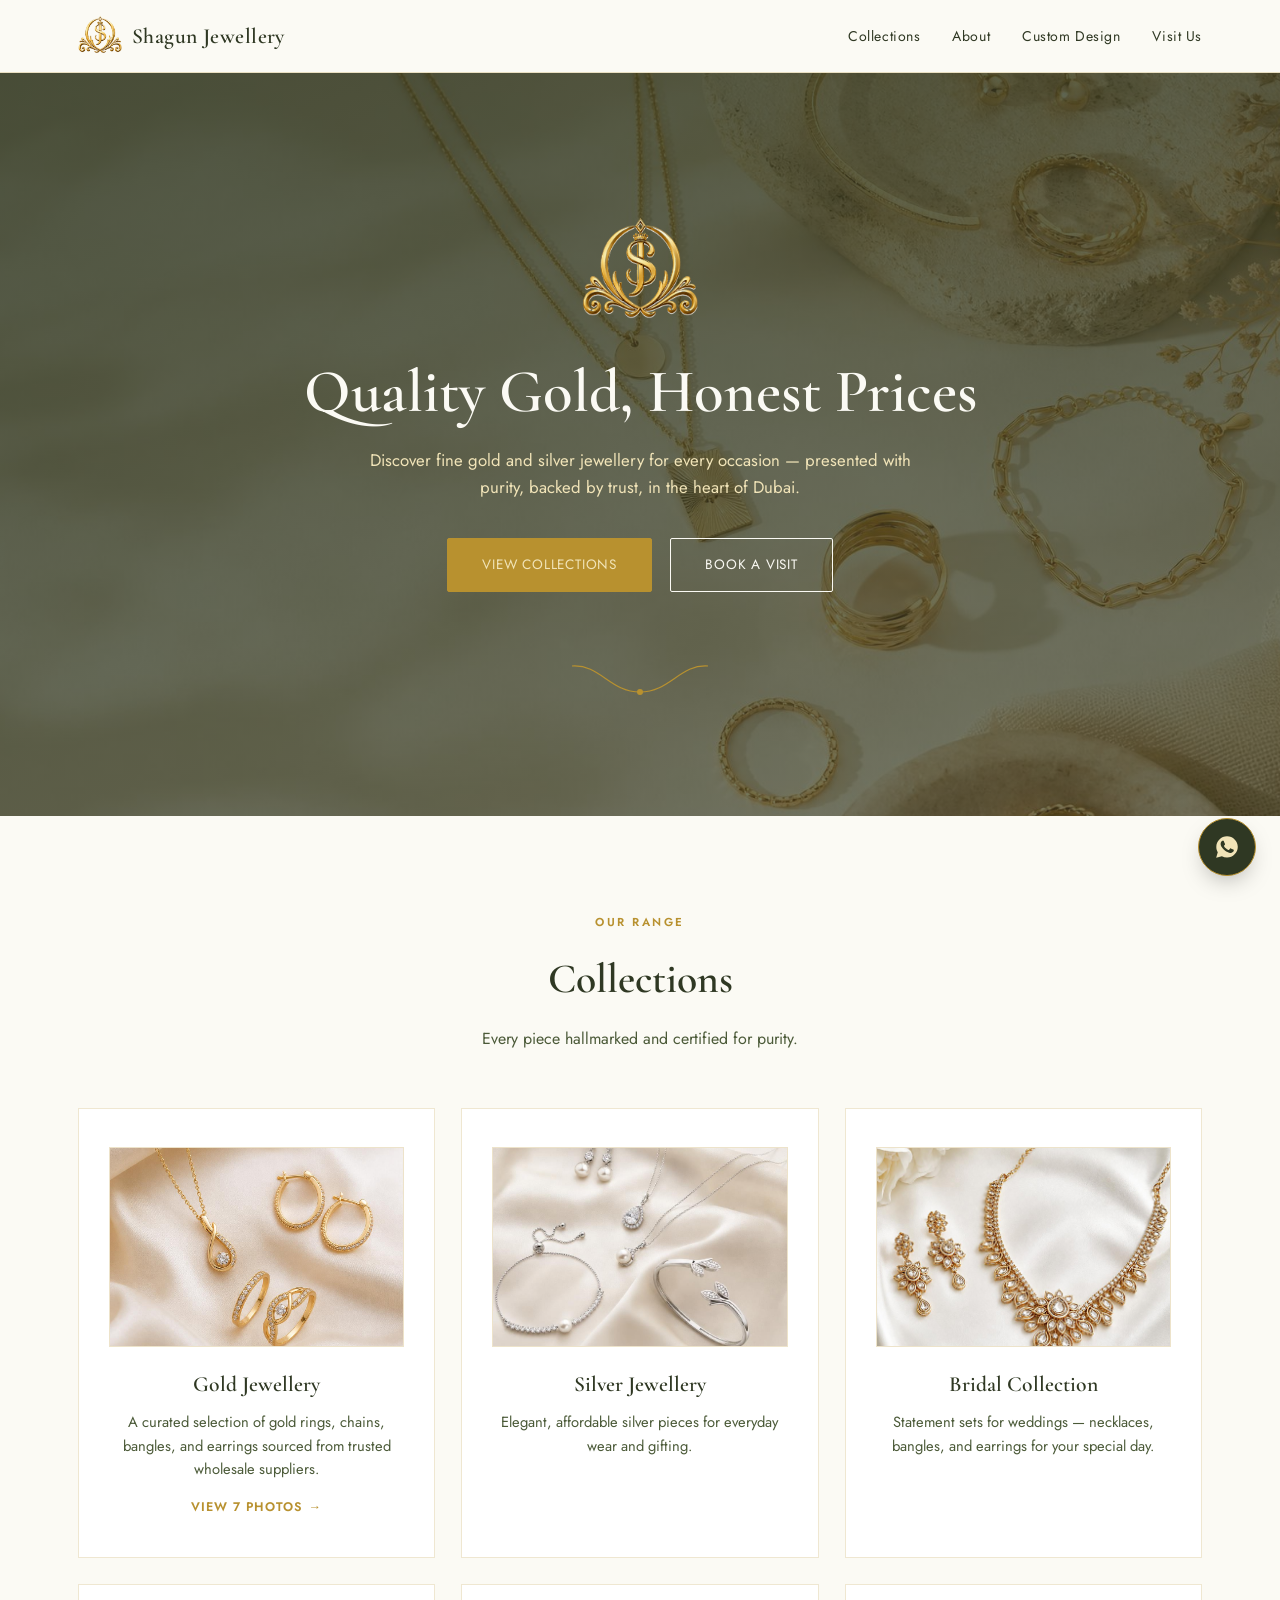
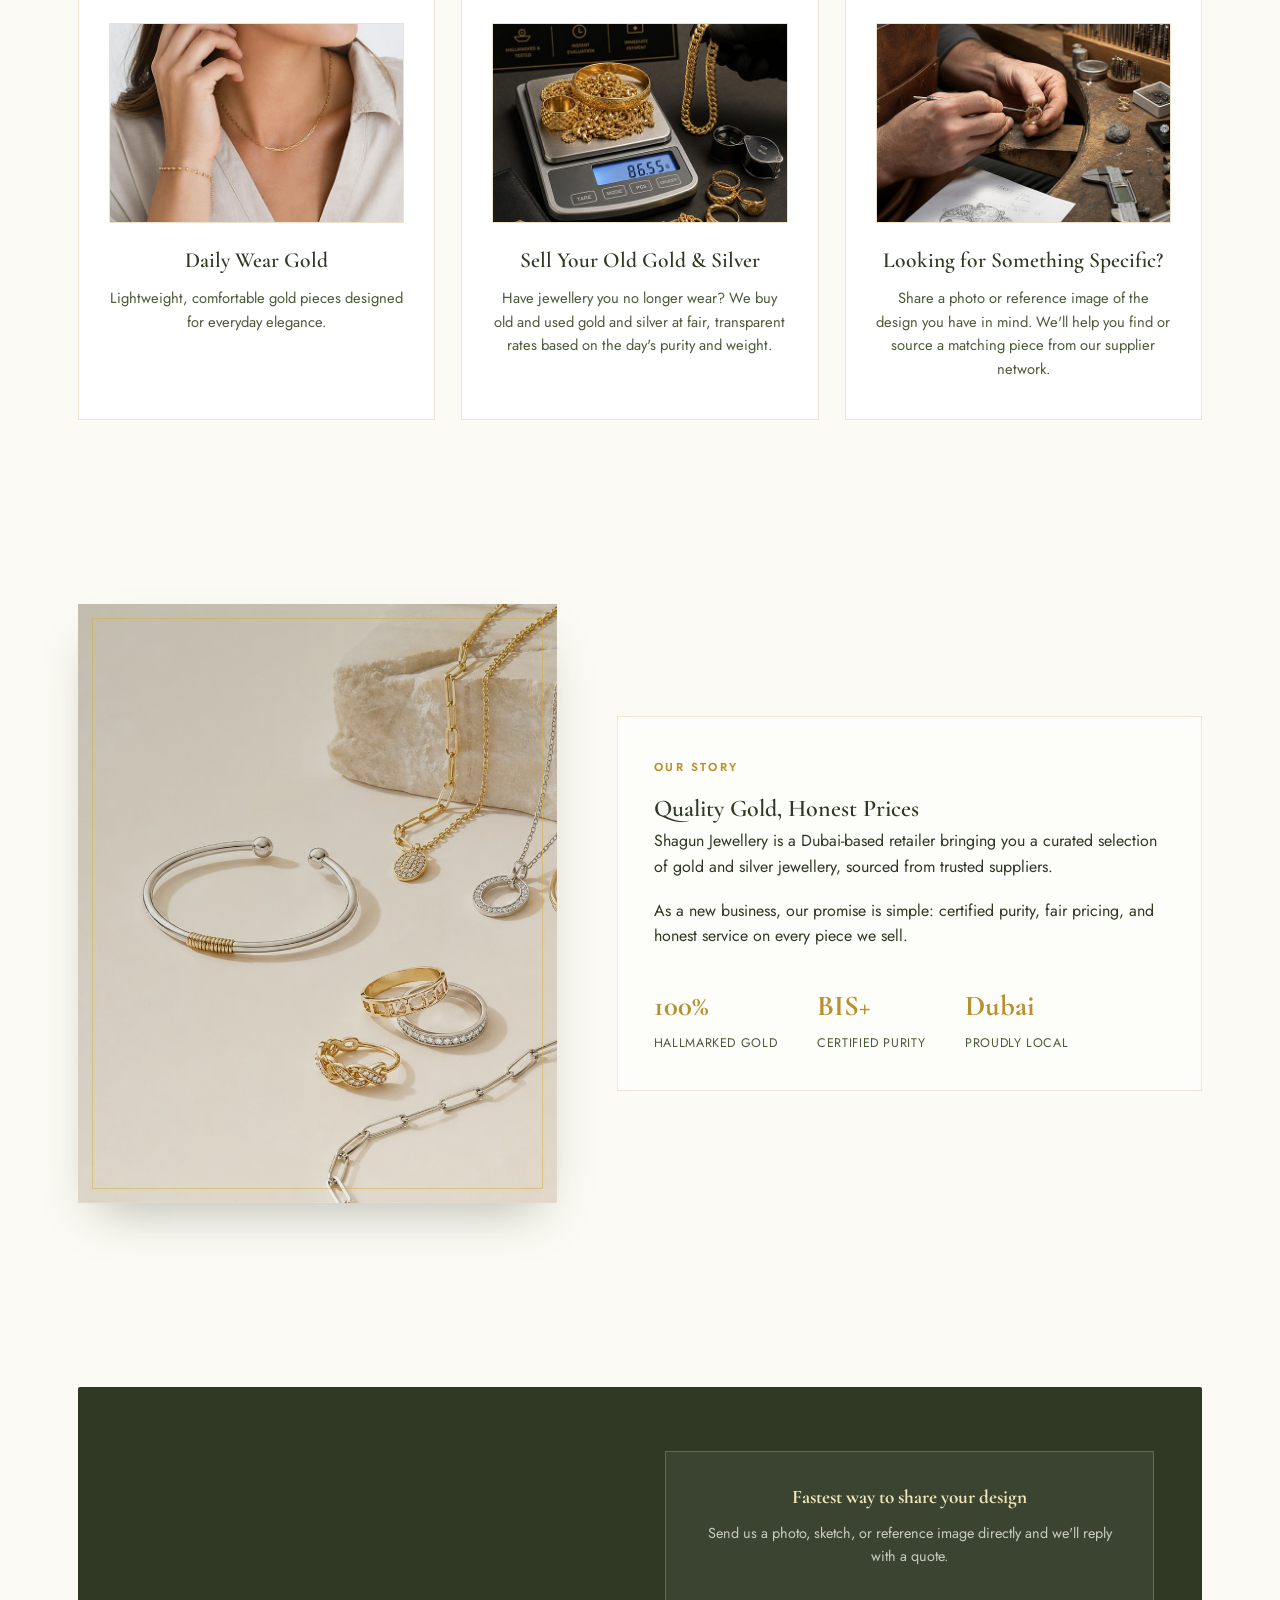
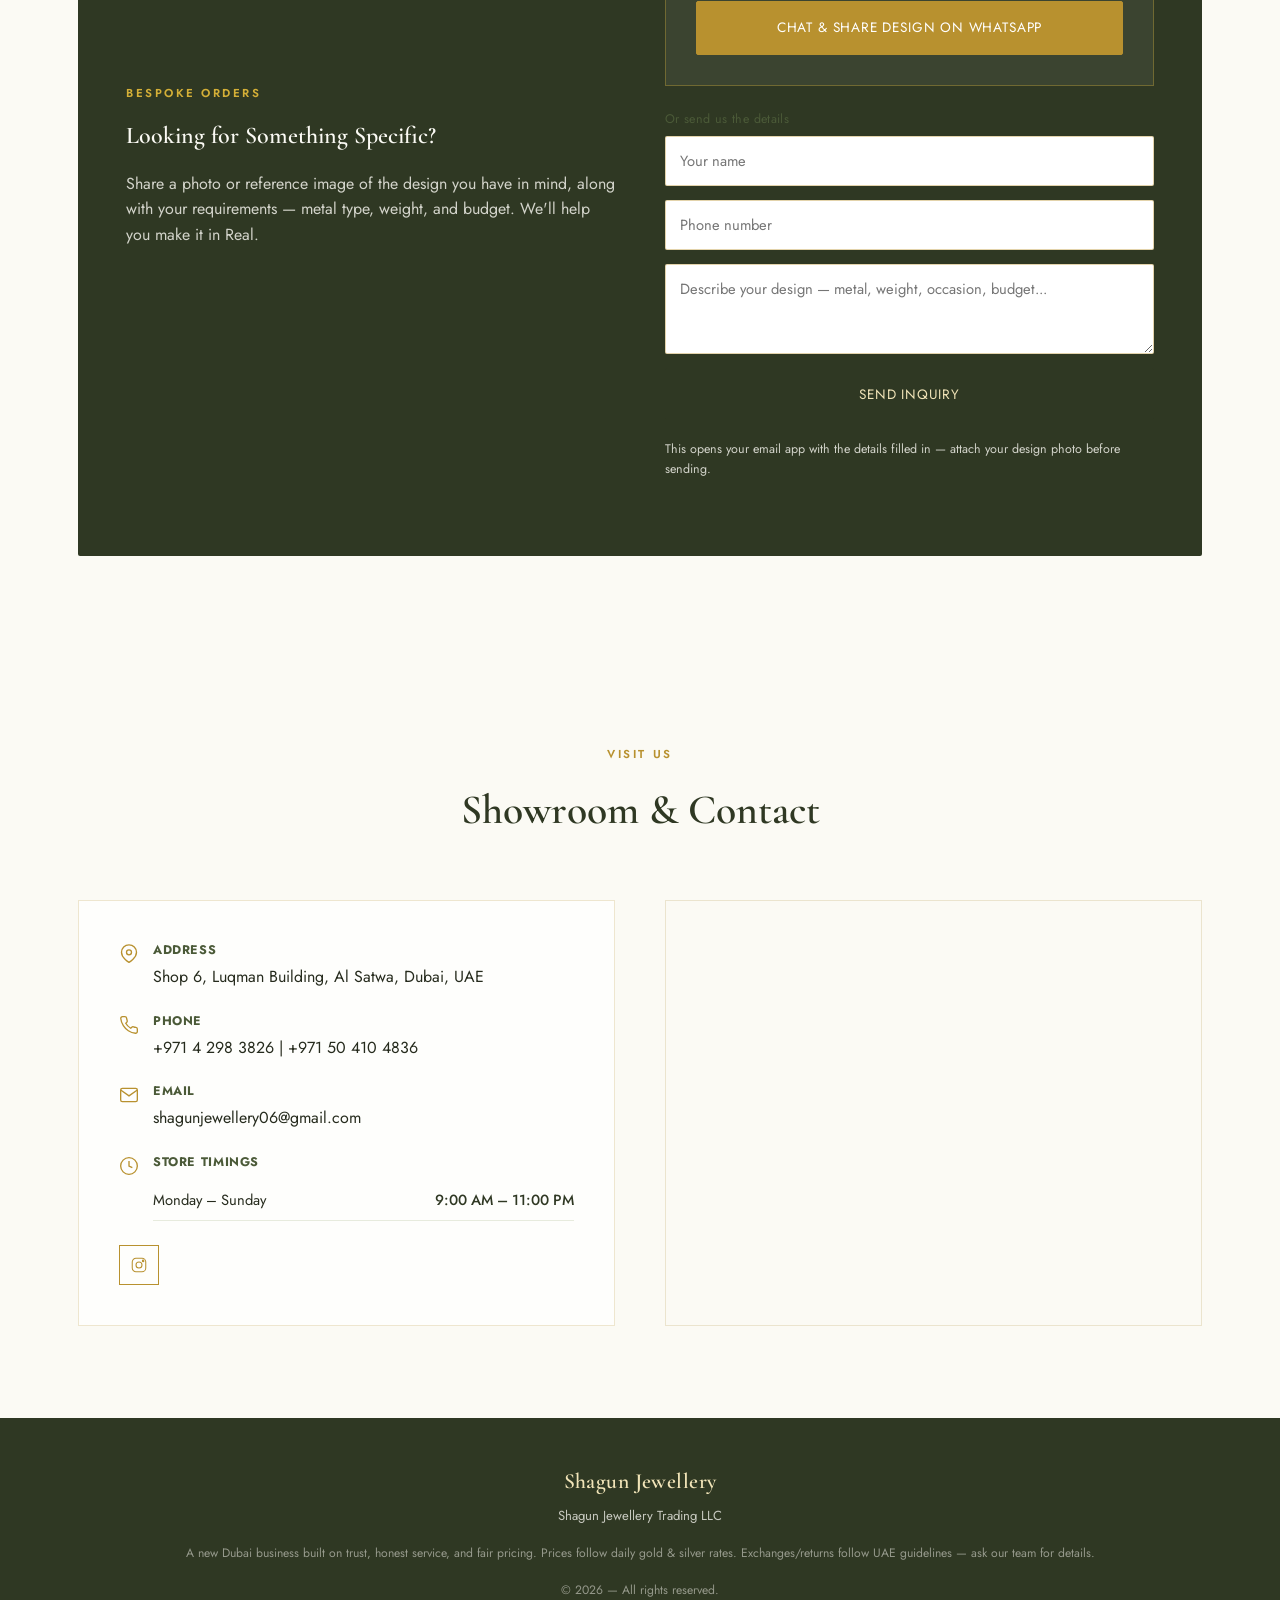
<file: index.html>
<!DOCTYPE html>
<html lang="en">
<head>
<meta charset="UTF-8">
<meta name="viewport" content="width=device-width, initial-scale=1.0">
<title>Shagun Jewellery — Gold & Diamond Jewellery, Dubai</title>
<meta name="description" content="Shagun Jewellery Trading LLC — certified gold and diamond jewellery in Dubai. Browse collections, share a custom design, or visit our showroom.">
<link rel="icon" href="assets/logo-transparent.png">
<link rel="stylesheet" href="styles.css">
</head>
<body>

<!-- ================= HEADER ================= -->
<header class="site-header">
  <div class="nav-row">
    <a href="#top" class="brand">
      <img src="assets/logo-transparent.png" alt="Shagun Jewellery crest logo">
      <span class="brand-name" id="brandName">Shagun Jewellery</span>
    </a>
    <nav class="main-nav" id="mainNav">
      <ul>
        <li><a href="#collections">Collections</a></li>
        <li><a href="#about">About</a></li>
        <li><a href="#custom-design">Custom Design</a></li>
        <li><a href="#contact">Visit Us</a></li>
      </ul>
    </nav>
    <button class="nav-toggle" id="navToggle" aria-label="Toggle menu">
      <span></span><span></span><span></span>
    </button>
  </div>
</header>

<!-- ================= HERO ================= -->
<section class="hero" id="top">
  <img class="hero-logo" src="assets/logo-transparent.png" alt="Shagun Jewellery crest">
  <h1 id="heroHeading">Timeless Gold. Trusted Craft.</h1>
  <p class="sub" id="heroSub">Discover fine gold and diamond jewellery for every occasion.</p>
  <div class="hero-ctas">
    <a href="#collections" class="btn btn-primary" id="ctaPrimary">View Collections</a>
    <a href="#contact" class="btn btn-outline" id="ctaSecondary">Book a Visit</a>
  </div>
  <div class="crest-divider" style="margin-top:70px;">
    <svg viewBox="0 0 140 34" fill="none" xmlns="http://www.w3.org/2000/svg">
      <path d="M2 4 C 30 2, 40 30, 70 30 C 100 30, 110 2, 138 4" stroke="#B8912F" stroke-width="1.2"/>
      <circle cx="70" cy="30" r="3" fill="#B8912F"/>
    </svg>
  </div>
</section>

<!-- ================= COLLECTIONS ================= -->
<section id="collections">
  <div class="wrap">
    <div class="section-head">
      <span class="eyebrow">Our Range</span>
      <h2>Collections</h2>
      <p>Every piece hallmarked and certified for purity.</p>
    </div>
    <div class="collections-grid" id="collectionsGrid"></div>
  </div>
</section>

<!-- ================= ABOUT ================= -->
<section class="alt-bg" id="about">
  <div class="wrap about-section">
    <div class="about-visual">
      <img src="assets/logo-transparent.png" alt="">
    </div>
    <div class="about-text">
      <span class="eyebrow">Our Story</span>
      <h2 id="aboutHeading">A Name Built on Trust</h2>
      <div id="aboutParas"></div>
      <div class="about-stats">
        <div><strong>100%</strong><span>Hallmarked Gold</span></div>
        <div><strong>BIS+</strong><span>Certified Purity</span></div>
        <div><strong>Dubai</strong><span>Proudly Local</span></div>
      </div>
    </div>
  </div>
</section>

<!-- ================= CUSTOM DESIGN ================= -->
<section id="custom-design">
  <div class="wrap">
    <div class="custom-design">
      <div>
        <span class="eyebrow">Bespoke Orders</span>
        <h2 id="customHeading">Have a Design in Mind?</h2>
        <p id="customText"></p>
      </div>
      <div>
        <div class="whatsapp-box">
          <strong style="font-family:var(--font-display); font-size:1.2rem; color:var(--gold-pale);">Fastest way to share your design</strong>
          <p style="color:rgba(251,250,244,0.75); font-size:0.9rem; margin-top:10px;">Send us a photo, sketch, or reference image directly and we'll reply with a quote.</p>
          <a href="#" id="waCustomBtn" target="_blank" class="btn btn-gold">Chat & Share Design on WhatsApp</a>
        </div>

        <form class="inquiry-form" id="inquiryForm" style="margin-top:24px;">
          <label for="cd-name">Or send us the details</label>
          <input type="text" id="cd-name" placeholder="Your name" required>
          <input type="tel" id="cd-phone" placeholder="Phone number" required>
          <textarea id="cd-notes" placeholder="Describe your design — metal, weight, occasion, budget..." required></textarea>
          <button type="submit" class="btn btn-primary">Send Inquiry</button>
          <p class="form-hint">This opens your email app with the details filled in — attach your design photo before sending.</p>
        </form>
      </div>
    </div>
  </div>
</section>

<!-- ================= CONTACT ================= -->
<section id="contact">
  <div class="wrap">
    <div class="section-head">
      <span class="eyebrow">Visit Us</span>
      <h2>Showroom & Contact</h2>
    </div>
    <div class="contact-grid">
      <div class="contact-card">
        <div class="contact-line">
          <svg class="ic" viewBox="0 0 24 24" fill="none" stroke="currentColor" stroke-width="1.6"><path d="M21 10c0 7-9 12-9 12s-9-5-9-12a9 9 0 0 1 18 0Z"/><circle cx="12" cy="10" r="3"/></svg>
          <div><strong>Address</strong><span id="c-address"></span></div>
        </div>
        <div class="contact-line">
          <svg class="ic" viewBox="0 0 24 24" fill="none" stroke="currentColor" stroke-width="1.6"><path d="M22 16.92v3a2 2 0 0 1-2.18 2 19.79 19.79 0 0 1-8.63-3.07 19.5 19.5 0 0 1-6-6 19.79 19.79 0 0 1-3.07-8.67A2 2 0 0 1 4.11 2h3a2 2 0 0 1 2 1.72c.127.96.361 1.903.7 2.81a2 2 0 0 1-.45 2.11L8.09 9.91a16 16 0 0 0 6 6l1.27-1.27a2 2 0 0 1 2.11-.45c.907.339 1.85.573 2.81.7A2 2 0 0 1 22 16.92Z"/></svg>
          <div><strong>Phone</strong><span id="c-phone"></span></div>
        </div>
        <div class="contact-line">
          <svg class="ic" viewBox="0 0 24 24" fill="none" stroke="currentColor" stroke-width="1.6"><path d="m22 6-10 7L2 6"/><rect x="2" y="4" width="20" height="16" rx="2"/></svg>
          <div><strong>Email</strong><span id="c-email"></span></div>
        </div>
        <div class="contact-line" style="align-items:flex-start;">
          <svg class="ic" viewBox="0 0 24 24" fill="none" stroke="currentColor" stroke-width="1.6"><circle cx="12" cy="12" r="10"/><path d="M12 6v6l4 2"/></svg>
          <div style="width:100%;">
            <strong>Store Timings</strong>
            <table class="timings-table" id="timingsTable"></table>
          </div>
        </div>
        <div class="social-row" id="socialRow"></div>
      </div>
      <iframe class="map-frame" id="mapFrame" src="" loading="lazy" title="Store location map"></iframe>
    </div>
  </div>
</section>

<!-- ================= FOOTER ================= -->
<footer>
  <div class="wrap">
    <span class="brand-name" id="footBrand">Shagun Jewellery</span>
    <p id="footLegal">Shagun Jewellery Trading LLC</p>
    <p class="foot-note" id="footNote"></p>
    <p class="foot-note">&copy; <span id="year"></span> — All rights reserved.</p>
  </div>
</footer>

<a class="wa-float" id="waFloat" href="#" target="_blank" aria-label="Chat on WhatsApp">
  <svg viewBox="0 0 24 24" fill="currentColor"><path d="M12.04 2C6.58 2 2.13 6.45 2.13 11.91c0 1.79.47 3.47 1.35 4.93L2 22l5.29-1.42a9.87 9.87 0 0 0 4.75 1.21h.01c5.46 0 9.91-4.45 9.91-9.91C21.96 6.45 17.5 2 12.04 2Zm5.9 14.03c-.25.7-1.45 1.34-2 1.42-.51.08-1.15.11-1.86-.12-.43-.14-.98-.32-1.69-.63-2.97-1.28-4.9-4.26-5.05-4.46-.15-.2-1.21-1.6-1.21-3.06s.76-2.17 1.03-2.47c.27-.3.6-.37.8-.37h.57c.18 0 .43-.07.67.51.25.6.85 2.06.92 2.21.07.15.12.33.02.53-.1.2-.15.32-.3.5-.15.18-.31.4-.44.53-.15.15-.3.32-.13.62.17.3.76 1.25 1.63 2.02 1.12.99 2.06 1.3 2.37 1.45.31.15.49.13.67-.08.18-.2.77-.9.98-1.2.2-.31.4-.26.68-.16.28.1 1.78.84 2.08.99.3.15.5.23.58.35.08.13.08.75-.17 1.44Z"/></svg>
</a>

<div class="toast" id="toast"></div>

<script src="script.js"></script>

<!-- Needed so "invite" and "reset password" emails from the admin panel work correctly -->
<script src="https://identity.netlify.com/v1/netlify-identity-widget.js"></script>
<script>
  if (window.netlifyIdentity) {
    window.netlifyIdentity.on("init", user => {
      if (!user) {
        window.netlifyIdentity.on("login", () => {
          document.location.href = "/admin/";
        });
      }
    });
  }
</script>
</body>
</html>
</file>
<file: styles.css>
/* ==========================================================
   SHAGUN JEWELLERY — STYLES
   Palette: Olive, Gold, White
   ========================================================== */

@import url('https://fonts.googleapis.com/css2?family=Cormorant+Garamond:ital,wght@0,400;0,500;0,600;1,400&family=Jost:wght@300;400;500;600&display=swap');

:root {
  /* --- Color tokens --- */
  --olive-dark:   #2F3823;
  --olive:        #4B5A38;
  --olive-mid:    #6E7F53;
  --olive-pale:   #E7EBDD;
  --gold:         #B8912F;
  --gold-bright:  #D4AF37;
  --gold-pale:    #F1E4B8;
  --cream:        #FBFAF4;
  --white:        #FFFFFF;
  --ink:          #262B1D;

  /* --- Type --- */
  --font-display: 'Cormorant Garamond', serif;
  --font-body: 'Jost', sans-serif;

  /* --- Layout --- */
  --max-w: 1180px;
  --radius: 2px;
}

* { box-sizing: border-box; }
html { scroll-behavior: smooth; }

body {
  margin: 0;
  font-family: var(--font-body);
  color: var(--ink);
  background: var(--cream);
  line-height: 1.6;
  -webkit-font-smoothing: antialiased;
}

img { max-width: 100%; display: block; }

a { color: inherit; text-decoration: none; }

.wrap {
  max-width: var(--max-w);
  margin: 0 auto;
  padding: 0 28px;
}

h1, h2, h3 {
  font-family: var(--font-display);
  font-weight: 600;
  color: var(--olive-dark);
  margin: 0;
}

.eyebrow {
  font-family: var(--font-body);
  font-size: 0.72rem;
  letter-spacing: 0.22em;
  text-transform: uppercase;
  color: var(--gold);
  font-weight: 600;
  margin-bottom: 14px;
  display: inline-block;
}

/* --- Signature divider: an arc-and-scroll motif echoing the crest logo --- */
.crest-divider {
  width: 100%;
  height: 34px;
  margin: 0 auto;
  display: block;
}
.crest-divider svg { width: 140px; height: 34px; display: block; margin: 0 auto; }

/* ================= HEADER ================= */
header.site-header {
  position: sticky;
  top: 0;
  z-index: 100;
  background: rgba(251, 250, 244, 0.92);
  backdrop-filter: blur(6px);
  border-bottom: 1px solid rgba(184, 145, 47, 0.25);
}

.nav-row {
  display: flex;
  align-items: center;
  justify-content: space-between;
  padding: 14px 28px;
  max-width: var(--max-w);
  margin: 0 auto;
}

.brand {
  display: flex;
  align-items: center;
  gap: 10px;
}
.brand img { height: 44px; width: auto; }
.brand-name {
  font-family: var(--font-display);
  font-size: 1.35rem;
  font-weight: 600;
  color: var(--olive-dark);
  letter-spacing: 0.02em;
}

nav.main-nav ul {
  list-style: none;
  display: flex;
  gap: 32px;
  margin: 0;
  padding: 0;
}
nav.main-nav a {
  font-size: 0.88rem;
  letter-spacing: 0.04em;
  color: var(--olive-dark);
  position: relative;
  padding-bottom: 4px;
}
nav.main-nav a::after {
  content: "";
  position: absolute;
  left: 0; right: 0; bottom: 0;
  height: 1px;
  background: var(--gold);
  transform: scaleX(0);
  transform-origin: left;
  transition: transform 0.25s ease;
}
nav.main-nav a:hover::after { transform: scaleX(1); }

.nav-toggle {
  display: none;
  flex-direction: column;
  gap: 5px;
  background: none;
  border: none;
  cursor: pointer;
  padding: 6px;
}
.nav-toggle span {
  width: 24px; height: 2px; background: var(--olive-dark);
}

/* ================= HERO ================= */
.hero {
  position: relative;
  padding: 140px 28px 120px;
  text-align: center;
  overflow: hidden;
  background:
    linear-gradient(160deg, rgba(47,56,35,0.86), rgba(47,56,35,0.62)),
    url('assets/bg/gold-jewellery-bg.jpg');
  background-size: cover;
  background-position: center;
  background-attachment: fixed;
}
.hero h1 { color: var(--cream); }
.hero .btn-outline { color: var(--cream); border-color: var(--cream); }
.hero .btn-outline:hover { background: var(--cream); color: var(--olive-dark); }
.hero .btn-primary { background: var(--gold); border-color: var(--gold); }
.hero .btn-primary:hover { background: var(--gold-bright); }

.hero-logo {
  width: 118px;
  margin: 0 auto 28px;
  opacity: 0.96;
}

.hero h1 {
  font-size: clamp(2.4rem, 5vw, 3.8rem);
  line-height: 1.08;
  max-width: 780px;
  margin: 0 auto;
}

.hero p.sub {
  max-width: 560px;
  margin: 22px auto 0;
  color: var(--gold-pale);
  font-size: 1.05rem;
}

.hero-ctas {
  margin-top: 38px;
  display: flex;
  gap: 18px;
  justify-content: center;
  flex-wrap: wrap;
}

.btn {
  font-family: var(--font-body);
  font-size: 0.85rem;
  letter-spacing: 0.06em;
  text-transform: uppercase;
  padding: 15px 34px;
  border-radius: var(--radius);
  cursor: pointer;
  border: 1px solid transparent;
  display: inline-block;
  transition: all 0.25s ease;
}
.btn-primary {
  background: var(--olive-dark);
  color: var(--gold-pale);
  border-color: var(--olive-dark);
}
.btn-primary:hover { background: var(--olive); }

.btn-outline {
  background: transparent;
  color: var(--olive-dark);
  border-color: var(--olive-dark);
}
.btn-outline:hover { background: var(--olive-dark); color: var(--cream); }

.btn-gold {
  background: var(--gold);
  color: var(--white);
  border-color: var(--gold);
}
.btn-gold:hover { background: var(--gold-bright); }

/* ================= SECTION GENERIC ================= */
section { padding: 92px 0; }
.section-head {
  text-align: center;
  max-width: 620px;
  margin: 0 auto 56px;
}
.section-head h2 {
  font-size: clamp(1.8rem, 3.4vw, 2.6rem);
}
.section-head p {
  color: var(--olive);
  margin-top: 14px;
}

.alt-bg {
  background:
    linear-gradient(160deg, rgba(251,250,244,0.94), rgba(231,235,221,0.92)),
    url('assets/bg/gold-detail-bg.jpg');
  background-size: cover;
  background-position: center;
  background-attachment: fixed;
}

/* ================= COLLECTIONS ================= */
.collections-grid {
  display: grid;
  grid-template-columns: repeat(3, 1fr);
  gap: 26px;
}
.collection-card {
  background: var(--white);
  border: 1px solid rgba(184,145,47,0.22);
  padding: 38px 30px;
  text-align: center;
  transition: transform 0.25s ease, box-shadow 0.25s ease;
}
.collection-card:hover {
  transform: translateY(-5px);
  box-shadow: 0 18px 32px -18px rgba(47,56,35,0.35);
  border-color: var(--gold);
}
.collection-icon {
  width: 56px; height: 56px;
  margin: 0 auto 20px;
  color: var(--gold);
}
.collection-photo {
  width: 100%;
  height: 200px;
  object-fit: cover;
  margin-bottom: 20px;
  border: 1px solid rgba(184,145,47,0.25);
}
.collection-card h3 {
  font-size: 1.35rem;
  margin-bottom: 10px;
}
.collection-card p {
  color: var(--olive);
  font-size: 0.92rem;
  margin: 0;
}

/* ================= ABOUT ================= */
.about-section {
  display: grid;
  grid-template-columns: 0.9fr 1.1fr;
  gap: 60px;
  align-items: center;
}
.about-visual {
  aspect-ratio: 4/5;
  background:
    linear-gradient(155deg, rgba(47,56,35,0.25), rgba(47,56,35,0.05)),
    url('assets/bg/mixed-jewellery-bg.jpg');
  background-size: cover;
  background-position: center;
  position: relative;
  display: flex;
  align-items: center;
  justify-content: center;
  overflow: hidden;
  box-shadow: 0 24px 48px -20px rgba(47,56,35,0.35);
}
.about-visual::before {
  content: "";
  position: absolute;
  inset: 14px;
  border: 1px solid rgba(212,175,55,0.5);
}
.about-visual img { display: none; }
.about-text {
  background: rgba(255,255,255,0.55);
  backdrop-filter: blur(6px);
  padding: 36px;
  border: 1px solid rgba(184,145,47,0.2);
}
.about-text p {
  color: var(--olive-dark);
  margin: 0 0 18px;
}
.about-stats {
  display: flex;
  gap: 40px;
  margin-top: 34px;
}
.about-stats div strong {
  display: block;
  font-family: var(--font-display);
  font-size: 1.8rem;
  color: var(--gold);
}
.about-stats div span {
  font-size: 0.78rem;
  letter-spacing: 0.05em;
  color: var(--olive);
  text-transform: uppercase;
}

/* ================= CUSTOM DESIGN ================= */
.custom-design {
  background: var(--olive-dark);
  color: var(--cream);
  border-radius: var(--radius);
  padding: 64px 48px;
  display: grid;
  grid-template-columns: 1fr 1fr;
  gap: 50px;
  align-items: center;
}
.custom-design h2 { color: var(--cream); }
.custom-design p { color: rgba(251,250,244,0.8); }
.custom-design .eyebrow { color: var(--gold-bright); }

.whatsapp-box {
  background: rgba(255,255,255,0.06);
  border: 1px solid rgba(212,175,55,0.35);
  padding: 30px;
  text-align: center;
}
.whatsapp-box .btn-gold {
  width: 100%;
  margin-top: 18px;
}

form.inquiry-form {
  display: grid;
  gap: 14px;
  margin-top: 26px;
}
form.inquiry-form input,
form.inquiry-form textarea,
form.inquiry-form select {
  font-family: var(--font-body);
  padding: 13px 14px;
  border: 1px solid rgba(184,145,47,0.4);
  background: var(--white);
  color: var(--ink);
  font-size: 0.92rem;
  border-radius: var(--radius);
}
form.inquiry-form textarea { resize: vertical; min-height: 90px; }
form.inquiry-form label {
  font-size: 0.78rem;
  letter-spacing: 0.03em;
  color: var(--olive);
  margin-bottom: -8px;
  display: block;
}
.form-hint {
  font-size: 0.78rem;
  color: rgba(251,250,244,0.6);
  margin-top: 6px;
}

/* ================= CONTACT ================= */
#contact {
  background:
    linear-gradient(160deg, rgba(251,250,244,0.93), rgba(251,250,244,0.88)),
    url('assets/bg/silver-jewellery-bg.jpg');
  background-size: cover;
  background-position: center;
  background-attachment: fixed;
}
.contact-grid {
  display: grid;
  grid-template-columns: 1fr 1fr;
  gap: 50px;
}
.contact-card {
  background: rgba(255,255,255,0.7);
  backdrop-filter: blur(6px);
  border: 1px solid rgba(184,145,47,0.22);
  padding: 40px;
}
.contact-line {
  display: flex;
  gap: 14px;
  margin-bottom: 22px;
  align-items: flex-start;
}
.contact-line .ic {
  width: 20px; height: 20px;
  color: var(--gold);
  flex-shrink: 0;
  margin-top: 3px;
}
.contact-line strong {
  display: block;
  font-size: 0.78rem;
  text-transform: uppercase;
  letter-spacing: 0.05em;
  color: var(--olive);
  margin-bottom: 3px;
}
.timings-table {
  width: 100%;
  border-collapse: collapse;
  margin-top: 8px;
}
.timings-table td {
  padding: 8px 0;
  border-bottom: 1px solid var(--olive-pale);
  font-size: 0.92rem;
}
.timings-table td:last-child { text-align: right; color: var(--olive-dark); font-weight: 500; }

.map-frame {
  width: 100%;
  height: 100%;
  min-height: 340px;
  border: 1px solid rgba(184,145,47,0.22);
  filter: sepia(12%) saturate(85%);
}

.social-row { display: flex; gap: 14px; margin-top: 24px; }
.social-row a {
  width: 40px; height: 40px;
  border: 1px solid var(--gold);
  color: var(--gold);
  display: flex; align-items: center; justify-content: center;
  transition: all 0.2s ease;
}
.social-row a:hover { background: var(--gold); color: var(--white); }

/* ================= FOOTER ================= */
footer {
  background: var(--olive-dark);
  color: rgba(251,250,244,0.75);
  padding: 46px 0 26px;
  text-align: center;
}
footer .brand-name { color: var(--gold-pale); }
footer p { font-size: 0.82rem; margin: 6px 0; }
footer .foot-note { color: rgba(251,250,244,0.5); font-size: 0.76rem; margin-top: 18px; }

/* ================= WHATSAPP FLOAT ================= */
.wa-float {
  position: fixed;
  bottom: 24px;
  right: 24px;
  width: 58px; height: 58px;
  background: var(--olive-dark);
  border: 1px solid var(--gold);
  color: var(--gold-pale);
  border-radius: 50%;
  display: flex; align-items: center; justify-content: center;
  z-index: 200;
  box-shadow: 0 10px 26px -10px rgba(0,0,0,0.4);
  transition: transform 0.2s ease;
}
.wa-float:hover { transform: scale(1.08); }
.wa-float svg { width: 26px; height: 26px; }

/* ================= TOAST ================= */
.toast {
  position: fixed;
  bottom: 30px;
  left: 50%;
  transform: translateX(-50%) translateY(20px);
  background: var(--olive-dark);
  color: var(--cream);
  padding: 14px 26px;
  font-size: 0.88rem;
  border: 1px solid var(--gold);
  opacity: 0;
  pointer-events: none;
  transition: all 0.3s ease;
  z-index: 300;
}
.toast.show { opacity: 1; transform: translateX(-50%) translateY(0); }

/* ================= RESPONSIVE ================= */
@media (max-width: 900px) {
  .hero, .alt-bg, #contact { background-attachment: scroll; }
  .about-section, .custom-design, .contact-grid { grid-template-columns: 1fr; }
  .collections-grid { grid-template-columns: repeat(2, 1fr); }
  nav.main-nav { display: none; }
  .nav-toggle { display: flex; }
}
@media (max-width: 560px) {
  .collections-grid { grid-template-columns: 1fr; }
  .custom-design { padding: 40px 26px; }
  section { padding: 64px 0; }
}

/* Mobile nav open state */
nav.main-nav.open {
  display: block;
  position: absolute;
  top: 100%; left: 0; right: 0;
  background: var(--cream);
  border-bottom: 1px solid rgba(184,145,47,0.25);
  padding: 20px 28px;
}
nav.main-nav.open ul {
  flex-direction: column;
  gap: 18px;
}

/* Reduced motion */
@media (prefers-reduced-motion: reduce) {
  html { scroll-behavior: auto; }
  * { transition: none !important; }
}

/* Focus visibility */
a:focus-visible, button:focus-visible, input:focus-visible, textarea:focus-visible {
  outline: 2px solid var(--gold);
  outline-offset: 2px;
}

/* ================= COLLECTION GALLERY ================= */
.collection-card.has-gallery { cursor: pointer; }
.collection-card .view-gallery {
  display: inline-block;
  margin-top: 16px;
  font-size: 0.78rem;
  letter-spacing: 0.08em;
  text-transform: uppercase;
  color: var(--gold);
  font-weight: 600;
}
.collection-card.has-gallery:focus-visible { outline: 2px solid var(--gold); outline-offset: 3px; }

.gallery-modal { position: fixed; inset: 0; z-index: 400; display: none; }
.gallery-modal.open { display: block; }
.gallery-backdrop {
  position: absolute; inset: 0;
  background: rgba(30,36,22,0.84);
  backdrop-filter: blur(4px);
}
.gallery-panel {
  position: relative;
  max-width: 1100px;
  margin: 4vh auto;
  max-height: 92vh;
  overflow-y: auto;
  background: var(--cream);
  padding: 44px 40px 40px;
  border: 1px solid rgba(184,145,47,0.45);
}
.gallery-close {
  position: absolute; top: 12px; right: 16px;
  background: none; border: none;
  font-size: 2rem; line-height: 1;
  color: var(--olive-dark); cursor: pointer;
}
.gallery-head h3 { font-size: 2rem; }
.gallery-head p { color: var(--olive); margin: 10px 0 0; max-width: 640px; }
.gallery-grid {
  display: grid;
  grid-template-columns: repeat(auto-fill, minmax(200px, 1fr));
  gap: 14px;
  margin-top: 26px;
}
.gallery-grid img {
  width: 100%;
  aspect-ratio: 1 / 1;
  object-fit: cover;
  cursor: zoom-in;
  border: 1px solid rgba(184,145,47,0.25);
  transition: transform 0.25s ease, box-shadow 0.25s ease;
}
.gallery-grid img:hover {
  transform: scale(1.02);
  box-shadow: 0 14px 28px -14px rgba(47,56,35,0.45);
}
.gallery-cta { text-align: center; margin-top: 32px; }

.lightbox {
  position: fixed; inset: 0; z-index: 500;
  background: rgba(20,24,14,0.96);
  display: none;
  align-items: center; justify-content: center;
}
.lightbox.open { display: flex; }
.lightbox img { max-width: 88vw; max-height: 84vh; object-fit: contain; }
.lb-close, .lb-prev, .lb-next {
  position: absolute;
  width: 46px; height: 46px;
  border-radius: 50%;
  background: rgba(47,56,35,0.7);
  border: 1px solid rgba(212,175,55,0.55);
  color: var(--gold-pale);
  font-size: 1.3rem;
  cursor: pointer;
}
.lb-close { top: 20px; right: 20px; }
.lb-prev { left: 20px; top: 50%; transform: translateY(-50%); }
.lb-next { right: 20px; top: 50%; transform: translateY(-50%); }
.lb-close:hover, .lb-prev:hover, .lb-next:hover { background: var(--gold); color: var(--white); }
.lb-count {
  position: absolute; bottom: 22px; left: 0; right: 0;
  text-align: center;
  color: var(--gold-pale);
  font-size: 0.85rem;
  letter-spacing: 0.1em;
}

@media (max-width: 560px) {
  .gallery-panel { margin: 0; max-height: 100vh; min-height: 100vh; padding: 52px 18px 28px; }
  .gallery-grid { grid-template-columns: repeat(2, 1fr); gap: 10px; }
  .lb-prev { left: 8px; } .lb-next { right: 8px; }
}
</file>
